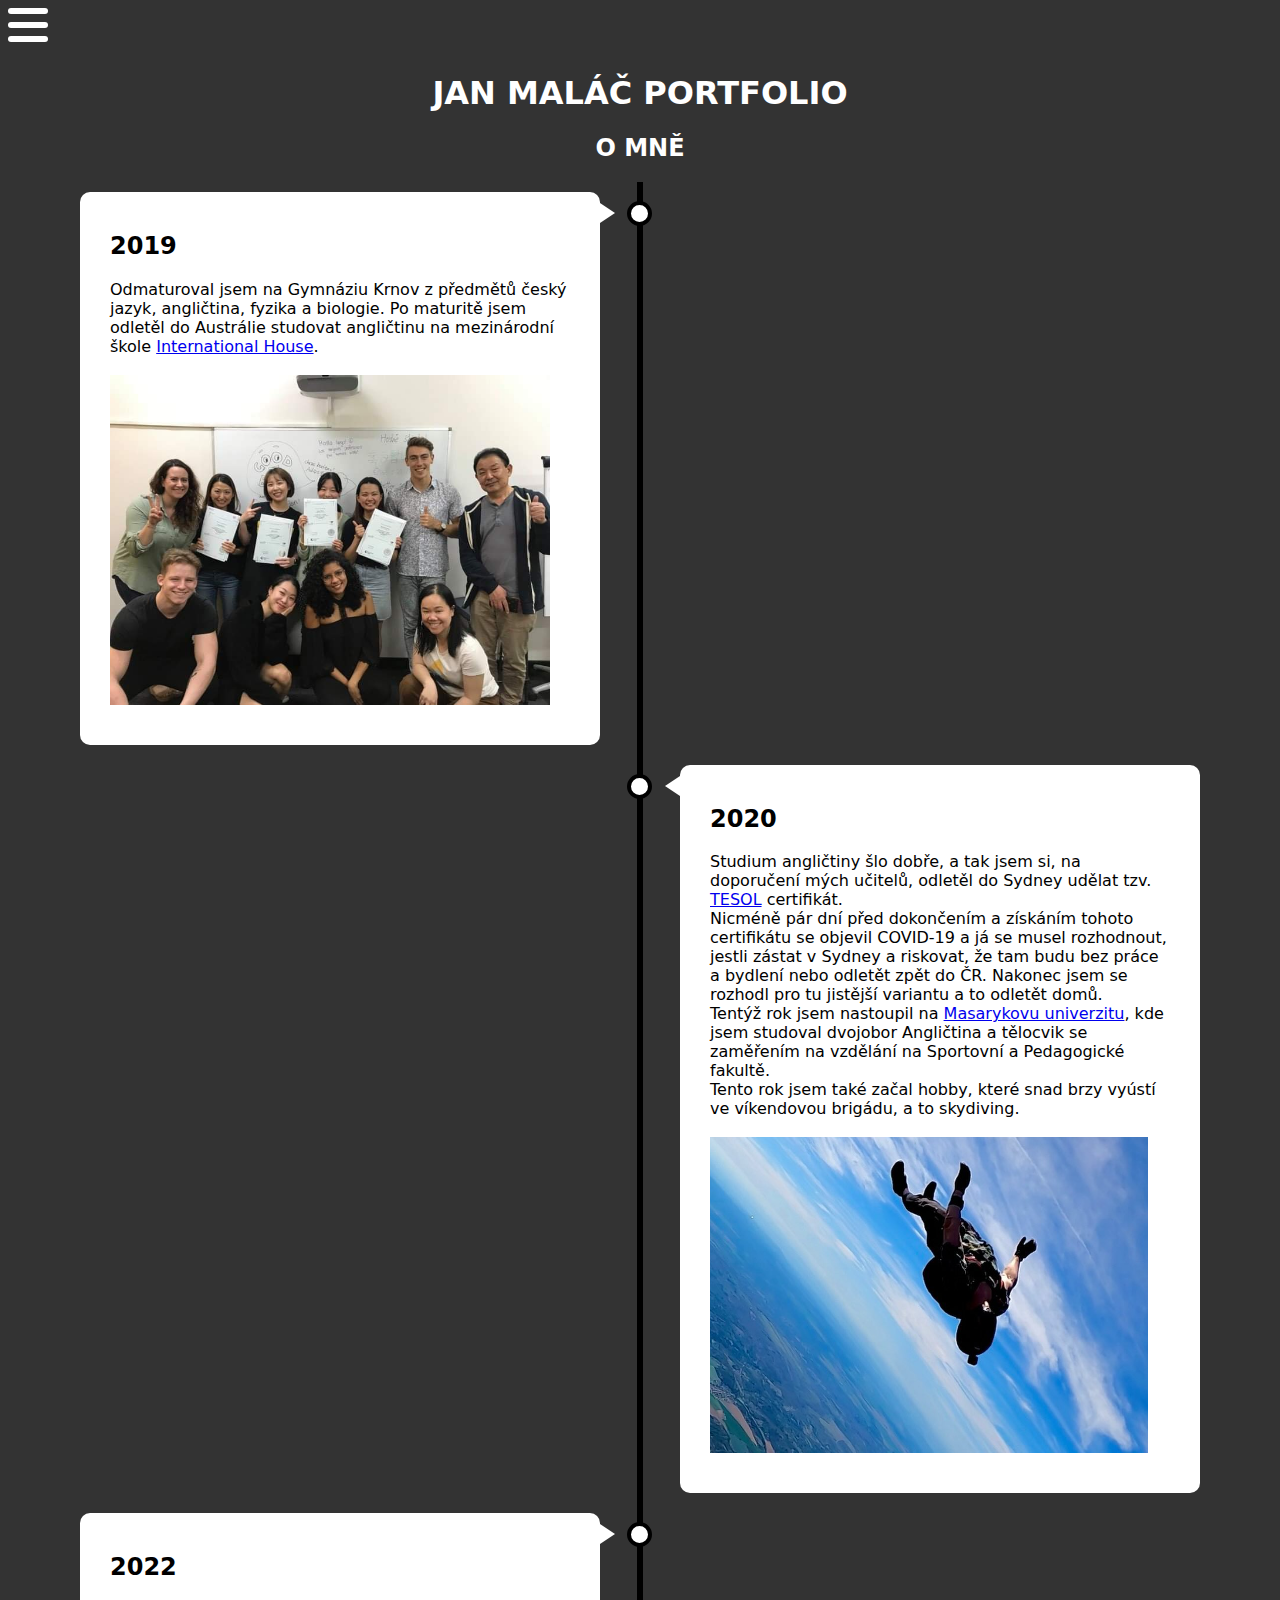
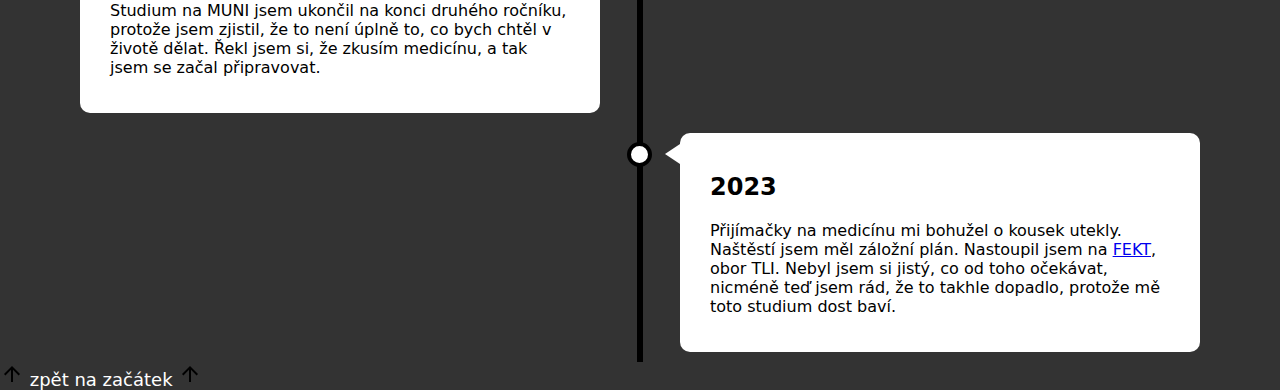
<file: Portfolio/index.html>
<!DOCTYPE html>
<html>

<head>
    <meta charset="UTF-8">
    <meta http-equiv="X-UA-Compatible" content="IE=edge" />
    <meta name="viewport" content="width=device-width, initial-scale=1.0">
    <title>Jan Malac Úvod</title>
    <link rel="stylesheet" href="css/main.css">
    <link rel="stylesheet" href="css/timeline.css">
    <link rel="stylesheet" href="css/hamburger.css">
    <script src="js/menu.js" type="text/javascript" defer></script>
</head>

<body>

    <body-menu></body-menu>

    <h1 id="start">JAN MALÁČ PORTFOLIO</h1>

    <h2 class="nadpis">O MNĚ</h2>

    <!-- tady začíná timeline -->
    <div class="timeline">

        <div class="container left">
            <div class="content">
                <h2>2019</h2>
                <p>
                    Odmaturoval jsem na Gymnáziu Krnov z předmětů český jazyk, angličtina, fyzika a biologie. 
                    Po maturitě jsem odletěl do Austrálie studovat angličtinu na mezinárodní škole 
                    <a target="_blank" href="https://ihworld.com/">International House</a>.<br><br>
                    <img src="IMG-20200313-WA0008.jpg"
                    width="440px" height="330px" alt="Fotka z Austrálie">
                </p>
            </div>
        </div>

        <div class="container right">
            <div class="content">
                <h2>2020</h2>
                <p>
                    Studium angličtiny šlo dobře, a tak jsem si, na doporučení mých učitelů, odletěl do Sydney udělat 
                    tzv. <a target="_blank" href="https://www.internationalteflacademy.com/blog/what-is-tesol">TESOL</a> certifikát.<br>
                    Nicméně pár dní před dokončením a získáním tohoto certifikátu se objevil COVID-19 a já se musel rozhodnout, 
                    jestli zástat v Sydney a riskovat, že tam budu bez práce a bydlení nebo odletět zpět do ČR. Nakonec jsem se 
                    rozhodl pro tu jistější variantu a to odletět domů.<br>
                    Tentýž rok jsem nastoupil na <a target="_blank" href="https://www.muni.cz/">Masarykovu univerzitu</a>, kde jsem studoval dvojobor 
                    Angličtina a tělocvik se zaměřením na vzdělání na Sportovní a Pedagogické fakultě.<br>
                    Tento rok jsem také začal hobby, které snad brzy vyústí ve víkendovou brigádu, a to skydiving.<br><br>
                    <img src="Bez názvu.png"
                    alt="Fotka z oblohy">
                </p>
            </div>
        </div>

        <div class="container left">
            <div class="content">
                <h2>2022</h2>
                <p>
                    Studium na MUNI jsem ukončil na konci druhého ročníku, protože jsem zjistil, že to není úplně to, co 
                    bych chtěl v životě dělat. Řekl jsem si, že zkusím medicínu, a tak jsem se začal připravovat.
                </p>
            </div>
        </div>

        <div class="container right">
            <div class="content">
                <h2>2023</h2>
                <p>
                    Přijímačky na medicínu mi bohužel o kousek utekly. Naštěstí jsem měl záložní plán. Nastoupil jsem na 
                    <a target="_blank" href="https://www.fekt.vut.cz/">FEKT</a>, obor TLI. Nebyl jsem si jistý, co od toho očekávat, 
                    nicméně teď jsem rád, že to takhle dopadlo, protože mě toto studium dost baví.
                </p>
            </div>
        </div>

    </div>
    <!-- tady končí timeline -->

    <div class="scrollup">
        <a href="#start">
        <svg xmlns="http://www.w3.org/2000/svg" height="24" viewBox="0 -960 960 960" width="24"><path d="M440-160v-487L216-423l-56-57 320-320 320 320-56 57-224-224v487h-80Z"/></svg>
        zpět na začátek
        <svg xmlns="http://www.w3.org/2000/svg" height="24" viewBox="0 -960 960 960" width="24"><path d="M440-160v-487L216-423l-56-57 320-320 320 320-56 57-224-224v487h-80Z"/></svg>
        </a>
    </div>

</body>

</html>
</file>
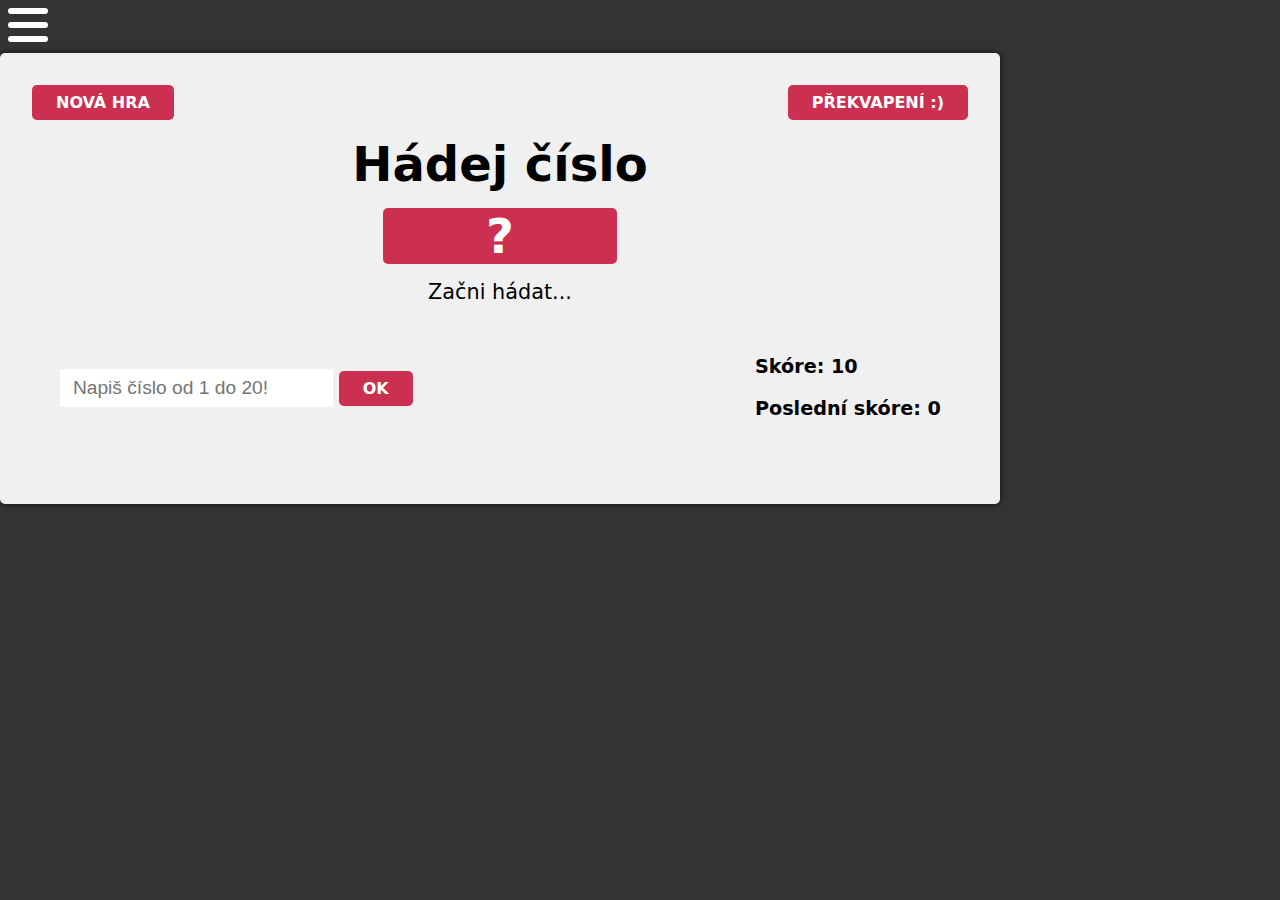
<file: Portfolio/game.html>
<!DOCTYPE html>
<html>

<head>
    <meta charset="UTF-8">
    <meta http-equiv="X-UA-Compatible" content="IE=edge" />
    <meta name="viewport" content="width=device-width, initial-scale=1.0">
    <title>Jan Malac Hra</title>
    <link rel="stylesheet" href="css/main.css">
    <link rel="stylesheet" href="css/game.css">
    <link rel="stylesheet" href="css/hamburger.css">
    <script defer src="js/game.js"></script>
    <script src="js/menu.js" type="text/javascript" defer></script>
</head>

<body>


    <body-menu></body-menu>


    <div class="gamecontainer">
        <div class="gamecontainer_wrapper">
            <button type="button" class="btn btn_again">NOVÁ HRA</button>
            <a target="_blank" href="https://www.youtube.com/watch?v=dQw4w9WgXcQ&ab_channel=RickAstley">
            <button type="button" class="btn btn_surprise">PŘEKVAPENÍ :)</button>
            </a>
        </div>
        <h2>Hádej číslo</h2>
        <p class="hide_num">?</p>
        <p class="message">Začni hádat...</p>

        <div class="number_data">
            <form>
                <input type="number" placeholder="Napiš číslo od 1 do 20!" class="input_number">
                <button type="button" class="btn btn_check" id="enterButton">OK</button>
            </form>

            <div class="content">
                <p>Skóre: <span class="score">10</span></p>
                <p>Poslední skóre: <span class="last_score">0</span></p>
            </div>

        </div>

    </div>

</body>

</html>
</file>
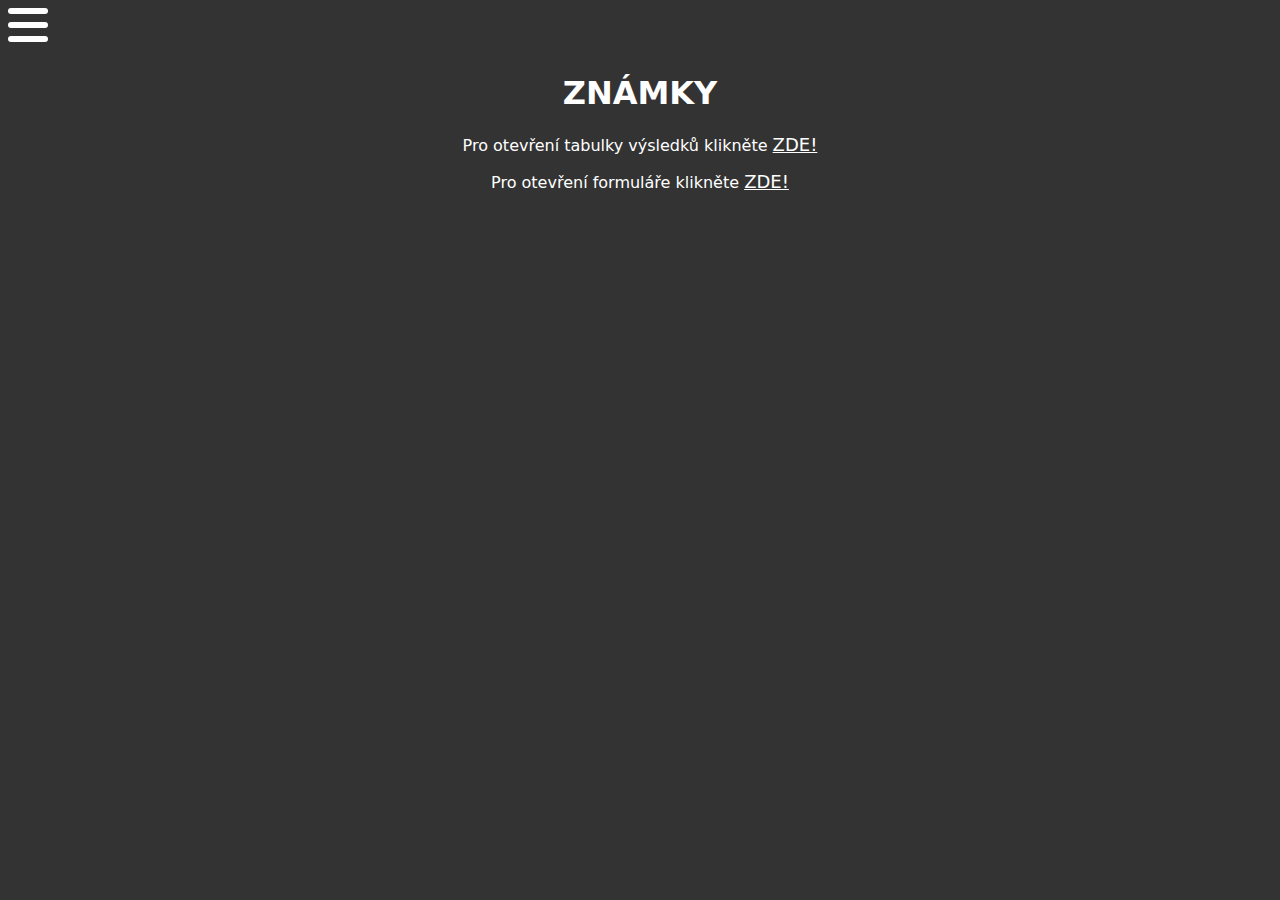
<file: Portfolio/grades.html>
<!DOCTYPE html>
<html>

<head>
    <meta charset="UTF-8">
    <meta http-equiv="X-UA-Compatible" content="IE=edge" />
    <meta name="viewport" content="width=device-width, initial-scale=1.0">
    <title>Jan Malac Známky</title>
    <link rel="stylesheet" href="css/main.css">
    <link rel="stylesheet" href="css/hamburger.css">
    <script src="js/menu.js" type="text/javascript" defer></script>
    <style>
        p{
            text-align: center;
        }
    </style>
</head>

<body>

    <body-menu></body-menu>

    <h1>ZNÁMKY</h1>

    <p>Pro otevření tabulky výsledků klikněte <a href="tabulka.php" target="_blank" style="color: #fff; font-size: 18px;"> ZDE!</a></p>
    <p>Pro otevření formuláře klikněte <a href="formular.php" target="_blank" style="color: #fff; font-size: 18px;"> ZDE!</a></p>

</body>

</html>
</file>
<file: Portfolio/css/main.css>
*,
*::after,
*::before {
  box-sizing: border-box;
}

html{
    scroll-behavior: smooth;
}

body {
  margin: 0;
  font-family: system-ui, -apple-system, BlinkMacSystemFont, 'Segoe UI', Roboto, Oxygen, Ubuntu, Cantarell, 'Open Sans', 'Helvetica Neue', sans-serif;
  background-color: #333;
  color: #fff;
}

h1{
    text-align: center;
}

.nadpis{
    text-align: center;
}

.scrollup a{
    color: #fff;
    text-decoration: none;
    font-size: large;
}
</file>
<file: Portfolio/css/timeline.css>
/*vertikální čára*/
.timeline{
    position: relative;
    max-width: 1200px;
    margin: 0 auto;
}

.timeline::after{
    content: '';
    position: absolute;
    width: 6px;
    background-color: #000;
    top: 0;
    bottom: 0;
    left: 50%;
    margin-left: -3px;
}

.container{
    padding: 10px 40px;
    position: relative;
    background-color: inherit;
    width: 50%;
}

/*kruhy na čáře*/
.container::after{
    content: '';
    position: absolute;
    width: 25px;
    height: 25px;
    right: -12px;
    background-color: #fff;
    border: 4px solid #000;
    top: 19px;
    border-radius: 50%;
    z-index: 1;
}

.right::after{
    left: -13px;
}

/*umístění bloků*/
.left{
    left: 0;
}

.right{
    left: 50%;
}

/*šipky*/
.left::before{
    content: " ";
    height: 0;
    position: absolute;
    top: 21px;
    width: 0;
    z-index: 1;
    right: 25px;
    border: medium solid #fff;
    border-width: 10px 0 10px 15px;
    border-color: transparent transparent transparent #fff;
}

.right::before{
    content: " ";
    height: 0;
    position: absolute;
    top: 21px;
    width: 0;
    z-index: 1;
    left: 25px;
    border: medium solid #fff;
    border-width: 10px 15px 10px 0;
    border-color: transparent #fff transparent transparent;
}

/*obsah bloků*/
.content{
    padding: 20px 30px;
    color: #000;
    background-color: #fff;
    position: relative;
    border-radius: 10px;
}

/*úprava pro úzké obrazovky*/

/*timelina doleva*/
@media screen and (max-width: 800px){
    .timeline::after{
        left: 31px;
    }

    .container{
        width: 100%;
        padding-left: 70px;
        padding-right: 25px;
    }

    /*šipky ukazují doleva*/
    .container::before{
        left: 55px;
        border: medium solid white;
        border-width: 10px 15px 10px 0;
        border-color: transparent #fff transparent transparent;
    }
    
    /*kruhy na čáru*/
    .left::after, .right::after{
        left: 15px;
    }

    .right{
        left: 0%;
    }
}
</file>
<file: Portfolio/css/hamburger.css>
:root{
    --bar-width: 40px;
    --bar-height: 6px;
    --hamburger-gap: 8px;
    --foreground: #fff;
    --background: #333;
    --hamburger-margin: 8px;
    --animation-time: 400ms ease-in-out;
    --hamburger-height: calc(var(--bar-height) * 3 + var(--hamburger-gap) * 2);
}

/* před kliknutím */
.hamburger-menu{
    --x-width: calc(var(--hamburger-height) * 1.41421356237);

    display: flex;
    flex-direction: column;
    gap: var(--hamburger-gap);
    width: max-content;
    position: absolute;
    top: var(--hamburger-margin);
    left: var(--hamburger-margin);
    z-index: 2;
    cursor: pointer;
}

/* při tabnutí se změní */
.hamburger-menu:has(input:focus-visible)::before,
.hamburger-menu:has(input:focus-visible)::after,
.hamburger-menu input:focus-visible{
    border: 1px solid var(--background);
    box-shadow: 0 0 0 1px var(--foreground);
}

/* vizuál */
.hamburger-menu::before,
.hamburger-menu::after,
.hamburger-menu input{
  content: "";
  width: var(--bar-width);
  height: var(--bar-height);
  background-color: var(--foreground);
  border-radius: 9999px;
  transform-origin: left center;
  transition: opacity var(--animation-time), width var(--animation-time), rotate var(--animation-time),
  translate var(--animation-time), background-color var(--animation-time);
}

/* odstranění rámečku */
.hamburger-menu input{
    appearance: none;
    padding: 0;
    margin: 0;
    outline: none;
    pointer-events: none;
}

/* rotace a změna velikosti */
.hamburger-menu input {
    appearance: none;
    padding: 0;
    margin: 0;
    outline: none;
    pointer-events: none;
  }
  
  .hamburger-menu:has(input:checked)::before {
    rotate: 45deg;
    width: var(--x-width);
    translate: 0 calc(var(--bar-height) / -2);
  }
  
  .hamburger-menu:has(input:checked)::after {
    rotate: -45deg;
    width: var(--x-width);
    translate: 0 calc(var(--bar-height) / 2);
  }
  
  .hamburger-menu input:checked {
    opacity: 0;
  }

/* vyjetí sidebaru z boku */
.sidebar{
  transition: translate var(--animation-time);
  translate: -100%;
  padding: 0.5rem 1rem;
  background-color: var(--background);
  color: var(--foreground);
  width: auto;
  max-height: max-content;

}

.hamburger-menu.hamburger-menu:has(input:checked) + .sidebar{
  translate: 0;
}

/* úprava obasu sidebaru */
.sidebar div{
  display: inline;
  margin-left: calc(var(--hamburger-height) + var(--hamburger-margin) + 1rem);
}

.sidebar a{
  font-size: 30px;
  color: #f0f0f0af;
  text-decoration: none;
}

.sidebar a:hover{
  color: #fff;
}
</file>
<file: Portfolio/css/game.css>
.gamecontainer{
    max-width: 1000px;
    width: 100%;
    box-shadow: 0 0 5px 1px rgba(0,0,0,0.5);
    padding: 2rem;
    color: #000;
    border-radius: 5px;
    background-color: #f0f0f0;
    transition: all 0.6s ease-in;
}

.gamecontainer_wrapper{
    display: flex;
    align-items: center;
    justify-content: space-between;
}

.gamecontainer .btn{
    border: none;
    padding: 0.5rem 1.5rem;
    cursor: pointer;
    outline: none;
    font-size: 1rem;
    font-weight: 600;
    background-color: #cb3050;
    border-radius: 5px;
    color: #fff;
    font-family: inherit;
}

.gamecontainer .btn:focus{
    transform: scale(0.98);
    outline: none;
}

.gamecontainer h2{
    text-align: center;
    font-size: 3rem;
    margin: 1rem 0;
}

.hide_num{
    text-align: center;
    font-size: 3rem;
    font-weight: 600;
    background-color: #cb3050;
    border-radius: 5px;
    width: 25%;
    margin: 0 auto;
    color: #fff;
}

.message{
    text-align: center;
    font-size: 1.3rem;
    margin: 1rem 0;
}

.number_data{
    display: flex;
    justify-content: space-around;
    align-items: center;
    margin: 2rem -9rem;
}

.number_data input{
    outline: none;
    border: none;
    border-radius: 3px;
    padding: 0.5rem 0.8rem;
    font-size: 1.2rem;
    border: 1px solid #f0f0f0;
}

.content{
    font-size: 1.2rem;
    font-weight: 600;
}
</file>
